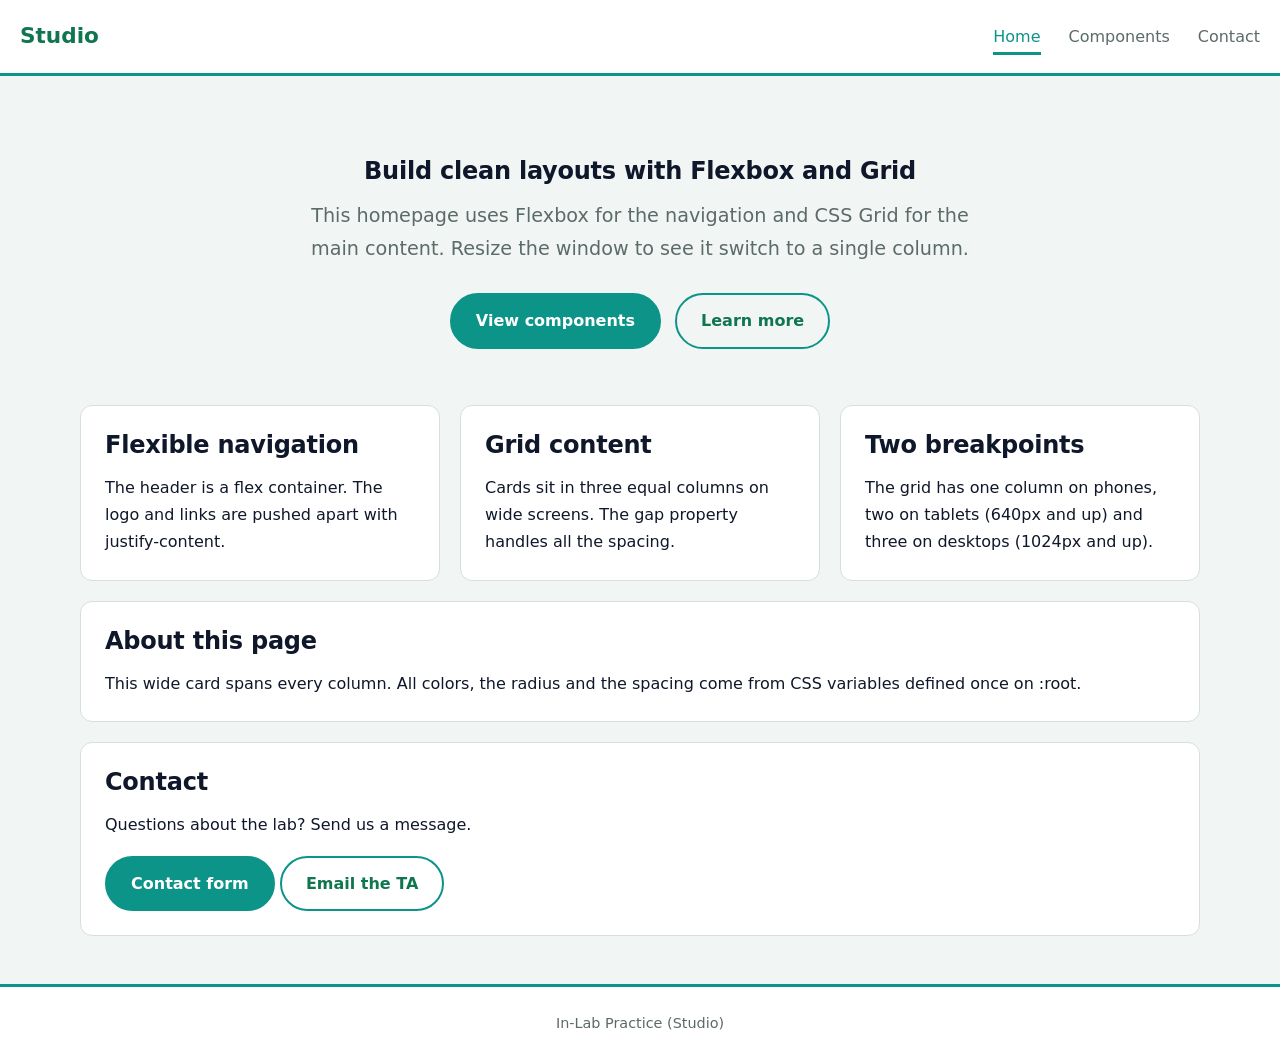
<file: Implementation/index.html>
<!DOCTYPE html>
<html lang="en">
  <head>
    <meta charset="UTF-8">
    <meta name="viewport" content="width=device-width, initial-scale=1">
    <meta name="description" content="Build clean layouts with Flexbox and CSS Grid. Explore responsive design tokens, component library, and dark mode support.">
    <title>Studio - Home</title>
    <link rel="stylesheet" href="css/Stylesheet.css">
  </head>
  <body>
    <header class="site-header">
      <a class="logo" href="index.html">Studio</a>
      <nav>
        <ul>
          <li><a class="active" href="index.html">Home</a></li>
          <li><a href="components.html">Components</a></li>
          <li><a href="contact.html">Contact</a></li>
        </ul>
      </nav>
    </header>
    <div class="container">
      <section class="hero">
        <h1>Build clean layouts with Flexbox and Grid</h1>
        <p>This homepage uses Flexbox for the navigation and CSS Grid for the main content. Resize the window to see it switch to a single column.</p>
        <div class="actions">
          <a class="btn" href="components.html">View components</a>
          <a class="btn btn-outline" href="#about">Learn more</a>
        </div>
      </section>
      <main class="grid">
        <article class="card">
          <h2>Flexible navigation</h2>
          <p>The header is a flex container. The logo and links are pushed apart with justify-content.</p>
        </article>
        <article class="card">
          <h2>Grid content</h2>
          <p>Cards sit in three equal columns on wide screens. The gap property handles all the spacing.</p>
        </article>
        <article class="card">
          <h2>Two breakpoints</h2>
          <p>The grid has one column on phones, two on tablets (640px and up) and three on desktops (1024px and up).</p>
        </article>
        <section class="card wide" id="about">
          <h2>About this page</h2>
          <p>This wide card spans every column. All colors, the radius and the spacing come from CSS variables defined once on :root.</p>
        </section>
        <section class="card wide" id="contact">
          <h2>Contact</h2>
          <p>Questions about the lab? Send us a message.</p>
          <a class="btn" href="contact.html">Contact form</a>
          <a class="btn btn-outline" href="mailto:ta@example.com">Email the TA</a>
        </section>
      </main>
    </div>
    <footer class="site-footer">
      <div class="container">In-Lab Practice (Studio)</div>
    </footer>
  </body>
</html>
</file>
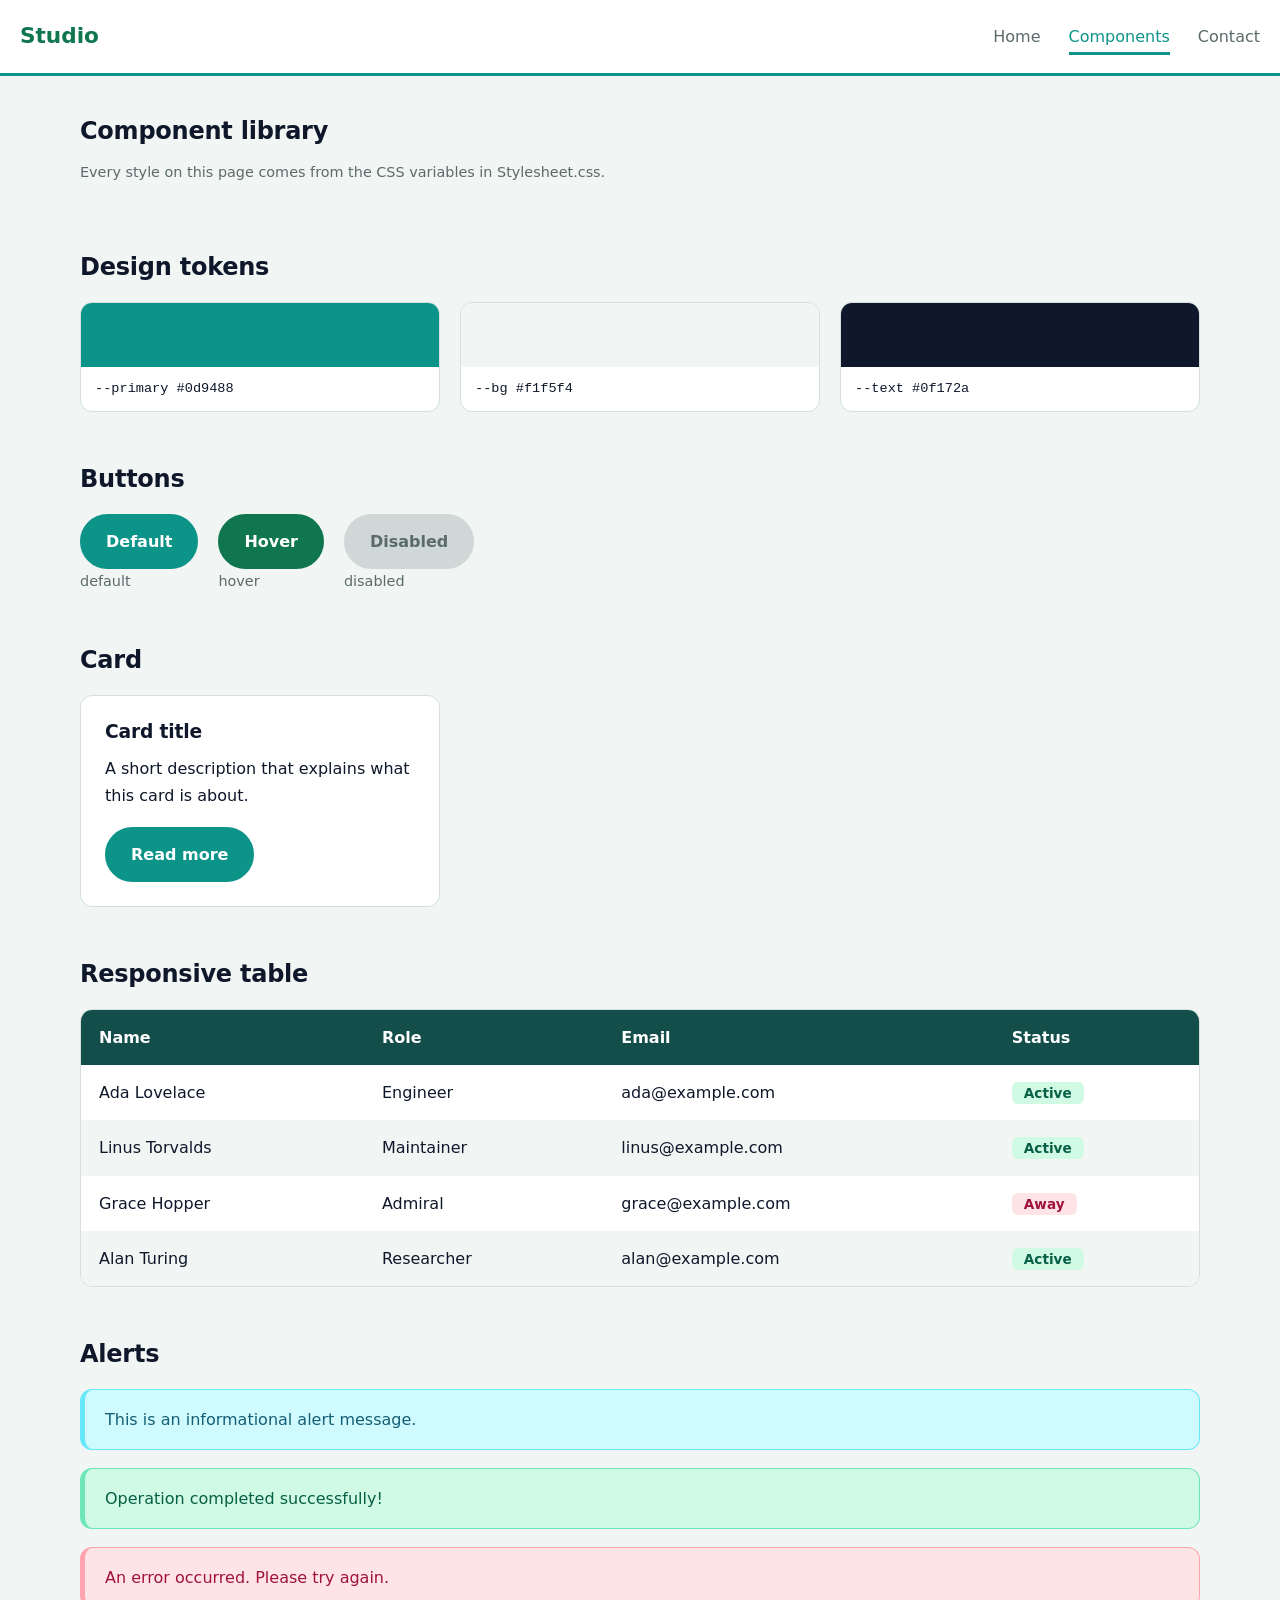
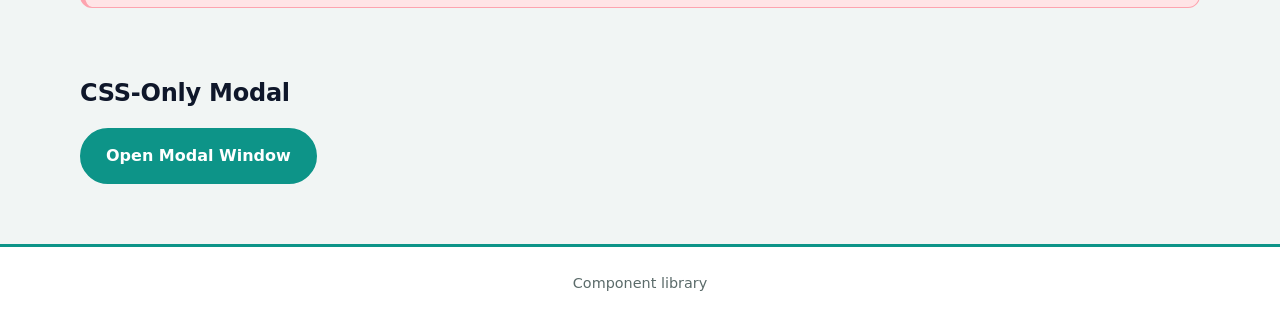
<file: Implementation/components.html>
<!DOCTYPE html>
<html lang="en">
  <head>
    <meta charset="UTF-8">
    <meta name="viewport" content="width=device-width, initial-scale=1">
    <meta name="description" content="Build clean layouts with Flexbox and CSS Grid. Explore responsive design tokens, component library, and dark mode support.">
    <title>Studio - Component library</title>
    <link rel="stylesheet" href="css/Stylesheet.css">
  </head>
  <body>
    <header class="site-header">
      <a class="logo" href="index.html">Studio</a>
      <nav>
        <ul>
          <li><a href="index.html">Home</a></li>
          <li><a class="active" href="components.html">Components</a></li>
          <li><a href="contact.html">Contact</a></li>
        </ul>
      </nav>
    </header>
    <main class="container">
      <section class="section">
        <h1>Component library</h1>
        <p class="label">Every style on this page comes from the CSS variables in Stylesheet.css.</p>
      </section>
      <!-- Design tokens -->
      <section class="section">
        <h2>Design tokens</h2>
        <div class="swatches">
          <div class="swatch"><i style="background: var(--primary)"></i><code>--primary #0d9488</code></div>
          <div class="swatch"><i style="background: var(--bg)"></i><code>--bg #f1f5f4</code></div>
          <div class="swatch"><i style="background: var(--text)"></i><code>--text #0f172a</code></div>
        </div>
      </section>
      <!-- Buttons in three states -->
      <section class="section">
        <h2>Buttons</h2>
        <div class="row">
          <div>
            <button class="btn">Default</button>
            <div class="label">default</div>
          </div>
          <div>
            <button class="btn is-hover">Hover</button>
            <div class="label">hover</div>
          </div>
          <div>
            <button class="btn" disabled>Disabled</button>
            <div class="label">disabled</div>
          </div>
        </div>
      </section>
      <!-- One card component -->
      <section class="section">
        <h2>Card</h2>
        <article class="card" style="max-width: 360px">
          <h3>Card title</h3>
          <p>A short description that explains what this card is about.</p>
          <a class="btn" href="#">Read more</a>
        </article>
      </section>
      <!-- One responsive table -->
      <section class="section">
        <h2>Responsive table</h2>
        <div class="table-wrap">
          <table>
            <thead>
              <tr><th>Name</th><th>Role</th><th>Email</th><th>Status</th></tr>
            </thead>
            <tbody>
              <tr><td>Ada Lovelace</td><td>Engineer</td>
              <td>ada@example.com</td><td><span class="badge">Active</span></td></tr>
              <tr><td>Linus Torvalds</td><td>Maintainer</td>
              <td>linus@example.com</td><td><span class="badge">Active</span></td></tr>
              <tr><td>Grace Hopper</td><td>Admiral</td>
              <td>grace@example.com</td><td><span class="badge off">Away</span></td></tr>
              <tr><td>Alan Turing</td><td>Researcher</td>
              <td>alan@example.com</td><td><span class="badge">Active</span></td></tr>
            </tbody>
          </table>
        </div>
      </section>
      <!-- Alerts Section -->
      <section class="section">
        <h2>Alerts</h2>
        <div class="alert alert-info">This is an informational alert message.</div>
        <div class="alert alert-success">Operation completed successfully!</div>
        <div class="alert alert-danger">An error occurred. Please try again.</div>
      </section>

      <!-- CSS Modal Section -->
      <section class="section" id="modal-section">
        <h2>CSS-Only Modal</h2>
        <a href="#demo-modal" class="btn">Open Modal Window</a>

        <div id="demo-modal" class="modal-overlay">
          <div class="modal-box">
            <a href="#modal-section" class="modal-close" aria-label="Close modal">&times;</a>
            <h3>Modal Title</h3>
            <p>This modal is built entirely using CSS without any JavaScript.</p>
            <a href="#modal-section" class="btn">Close</a>
          </div>
        </div>
      </section>
    </main>
    <footer class="site-footer">
      <div class="container">Component library</div>
    </footer>
  </body>
</html>
</file>
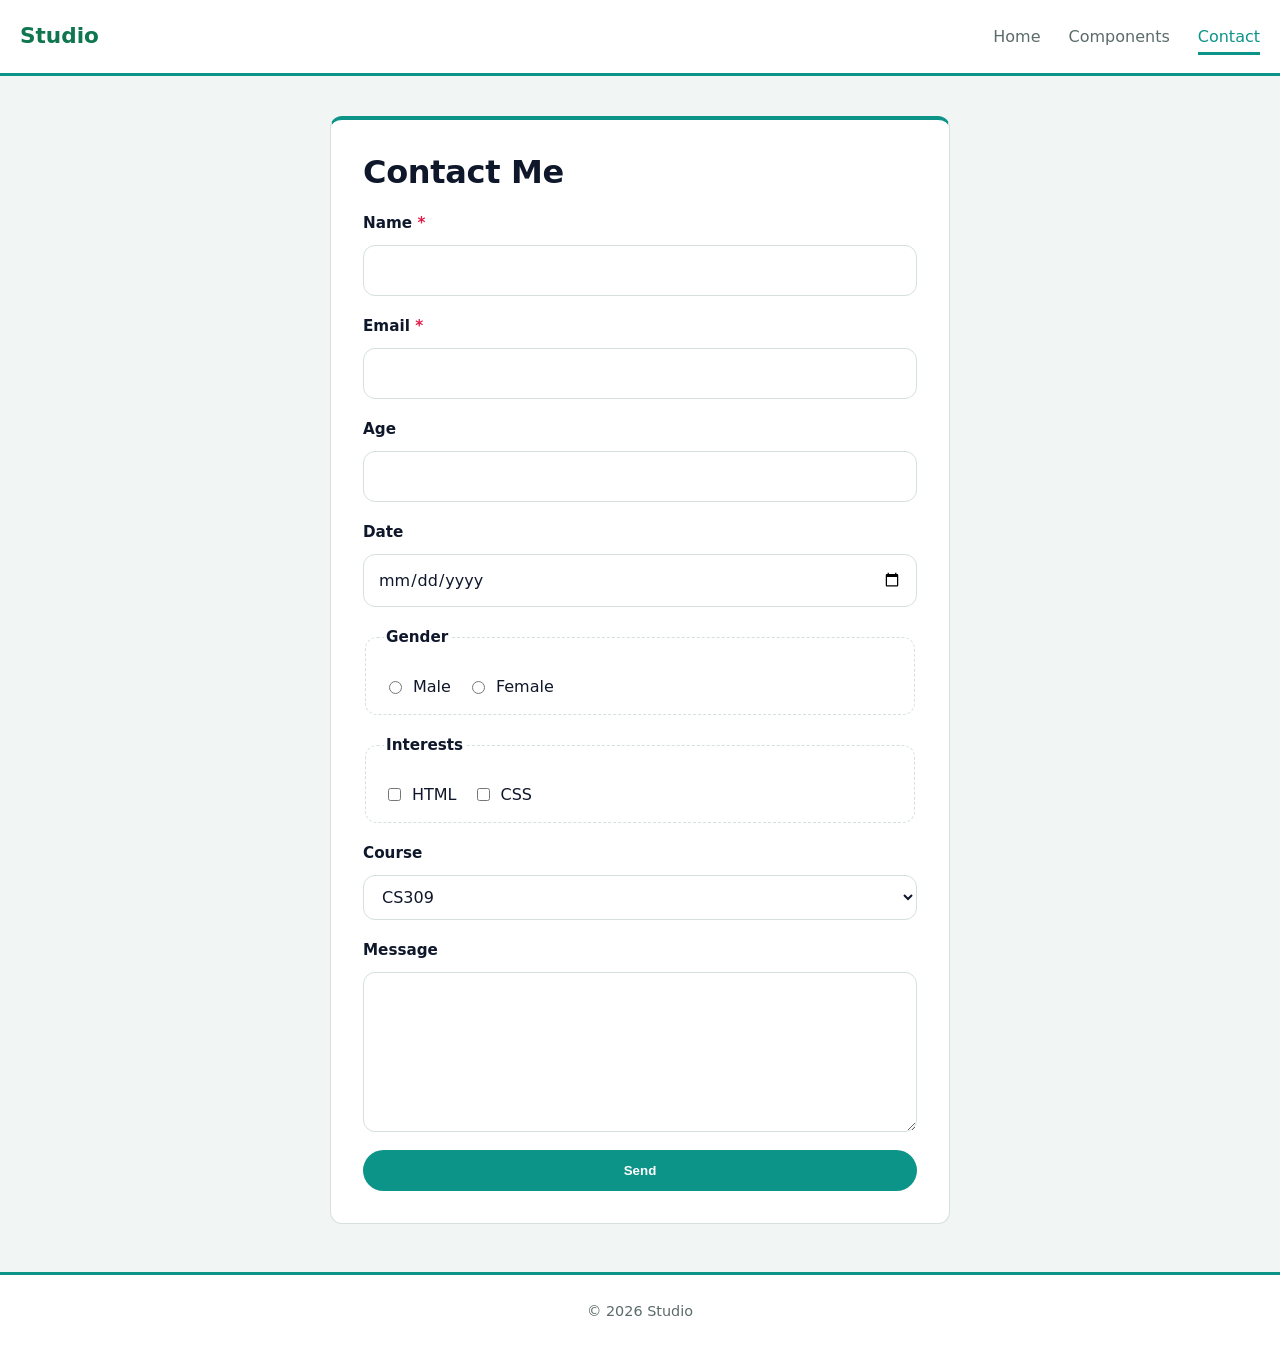
<file: Implementation/contact.html>
<!DOCTYPE html>
<html lang="en">
<head>
    <meta charset="UTF-8">
    <meta name="viewport" content="width=device-width, initial-scale=1.0">
    <title>Studio - Contact</title>
    <link rel="stylesheet" href="css/Stylesheet.css">
</head>
<body>
    <header class="site-header">
        <a class="logo" href="index.html">Studio</a>
        <nav>
            <ul>
                <li><a href="index.html">Home</a></li>
                <li><a href="components.html">Components</a></li>
                <li><a class="active" href="contact.html">Contact</a></li>
            </ul>
        </nav>
    </header>
    <main class="container">
        <form class="form-container">
            <h1>Contact Me</h1>

            <div class="form-group">
                <label for="name">Name <span class="required">*</span></label>
                <input type="text" id="name" name="name" required>
            </div>

            <div class="form-group">
                <label for="email">Email <span class="required">*</span></label>
                <input type="email" id="email" name="email" required>
            </div>

            <div class="form-group">
                <label for="age">Age</label>
                <input type="number" id="age" name="age" min="1">
            </div>

            <div class="form-group">
                <label for="date">Date</label>
                <input type="date" id="date" name="date">
            </div>

            <fieldset>
                <legend>Gender</legend>
                <div class="choice-group">
                    <label class="choice-label"><input type="radio" name="gender" value="male"> Male</label>
                    <label class="choice-label"><input type="radio" name="gender" value="female"> Female</label>
                </div>
            </fieldset>

            <fieldset>
                <legend>Interests</legend>
                <div class="choice-group">
                    <label class="choice-label"><input type="checkbox" name="interests" value="html"> HTML</label>
                    <label class="choice-label"><input type="checkbox" name="interests" value="css"> CSS</label>
                </div>
            </fieldset>

            <div class="form-group">
                <label for="course">Course</label>
                <select id="course" name="course">
                    <option>CS309</option>
                    <option>CS305</option>
                    <option>CS302</option>
                    <option>CS304</option>
                    <option>CS307</option>
                </select>
            </div>

            <div class="form-group">
                <label for="message">Message</label>
                <textarea id="message" name="message" rows="5"></textarea>
            </div>

            <input class="submit-btn" type="submit" value="Send">
        </form>
    </main>
    <footer class="site-footer">
        <div class="container">&copy; 2026 Studio</div>
    </footer>
</body>
</html>
</file>
<file: Implementation/css/Stylesheet.css>
:root {
--primary: #0d9488;
--bg: #f1f5f4;
--text: #0f172a;
--radius: 12px;
--primary-dark: #10764f;
--surface: #ffffff;
--border: #d5e0de;
--muted: #5b6b6a;
--space: 20px;
}
* { box-sizing: border-box; }
body {
margin: 0;
font-family: system-ui, -apple-system, "Segoe UI", sans-serif;
background: var(--bg);
color: var(--text);
line-height: 1.7;
}
h1, h2, h3 { line-height: 1.25; margin: 0 0 .6em; letter-spacing: -0.01em; }
.site-header {
display: flex;
justify-content: space-between;
align-items: center;
flex-wrap: wrap;
gap: var(--space);
padding: 18px var(--space);
background: var(--surface);
border-bottom: 3px solid var(--primary);
}
p { margin: 0 0 1.1em; }
a { color: var(--primary-dark); }
.container { max-width: 1160px; margin: 0 auto; padding: 0 var(--space); }

.logo { font-weight: 800; font-size: 1.35rem; color: var(--primary-dark); text-decoration: none; }

.site-header ul { display: flex; gap: 28px; list-style: none; margin: 0;
padding: 0; }
.site-header a:not(.logo) { text-decoration: none; color: var(--muted);
padding: 6px 0; font-weight: 500; }
.site-header a:not(.logo):hover,
.site-header a.active { color: var(--primary); border-bottom: 3px solid var(--primary); }
.hero { padding: 80px 0 56px; text-align: center; }
.hero p { max-width: 55ch; color: var(--muted); font-size: 1.2rem; margin-left: auto; margin-right: auto; }
.hero .actions { display: flex; gap: 14px; flex-wrap: wrap; margin-top: 28px; justify-content: center;
}

.btn {
display: inline-block;
padding: 12px 24px;
font: inherit;
font-weight: 600;
color: #fff;
background: var(--primary);
border: 2px solid var(--primary);
border-radius: 999px;
text-decoration: none;
cursor: pointer;
transition: background .2s, border-color .2s;
}

.btn:hover:not(:disabled),
.btn.is-hover {
background: var(--primary-dark);
border-color: var(--primary-dark);
}
.btn:focus-visible { outline: 3px solid #5eead4; outline-offset: 2px; }

.btn:disabled {
background: #cfd8d7;
border-color: #cfd8d7;
color: #5b6b6a;
cursor: not-allowed;
}
.btn-outline { background: transparent; color: var(--primary-dark); }
.btn-outline:hover:not(:disabled) { background: var(--primary); color: #fff;
}

.table-wrap {
overflow-x: auto;

border: 1px solid var(--border);
border-radius: var(--radius);
background: var(--surface);
}
table { width: 100%; min-width: 520px; border-collapse: collapse; }
th, td { padding: 14px 18px; text-align: left; }
th { background: #134e4a; color: #fff; white-space: nowrap; }
tbody tr:nth-child(even) { background: var(--bg); }   /* zebra rows */
tbody tr:hover { background: #ccfbf1; }
.badge { padding: 3px 12px; border-radius: 6px; font-size: .85rem; font-weight: 600; background: #d1fae5; color: #065f46; }
.badge.off { background: #ffe4e6; color: #9f1239; }

.section { padding: 40px 0 12px; }
.section > h2 { margin-bottom: 20px; }
.row { display: flex; flex-wrap: wrap; gap: 20px; align-items: center; }
.label { color: var(--muted); font-size: .9rem; }
.swatches { display: grid; grid-template-columns: repeat(auto-fit,
minmax(140px, 1fr)); gap: 20px; }
.swatch { border: 1px solid var(--border); border-radius: var(--radius);
overflow: hidden; background: var(--surface); }
.swatch i { display: block; height: 64px; }
.swatch code { display: block; padding: 10px 14px; font-size: .85rem; }

.grid {
  display: grid;
  gap: var(--space);
  grid-template-columns: 1fr; /* Default Mobile */
}

/* Tablet screens (2 columns) */
@media (min-width: 640px) {
  .grid {
    grid-template-columns: repeat(2, 1fr);
  }
}

/* Desktop screens (3 columns) */
@media (min-width: 1024px) {
  .grid {
    grid-template-columns: repeat(3, 1fr);
  }
  .card.wide {
    grid-column: span 3;
  }
}

.card {
  background: var(--surface);
  border: 1px solid var(--border);
  border-radius: var(--radius);
  padding: calc(var(--space) * 1.2);
}
.card > :last-child { margin-bottom: 0; }

.site-footer {
  margin-top: 48px;
  padding: 24px 0;
  background: var(--surface);
  border-top: 3px solid var(--primary);
  color: var(--muted);
  text-align: center;
  font-size: .9rem;
}

.form-container {
  max-width: 620px;
  margin: 40px auto;
  padding: calc(var(--space) * 1.6);
  background: var(--surface);
  border: 1px solid var(--border);
  border-top: 4px solid var(--primary);
  border-radius: var(--radius);
}

.form-group {
  margin-bottom: 18px;
  display: flex;
  flex-direction: column;
  gap: 8px;
}

.form-group label,
legend {
  font-weight: 600;
  font-size: 0.95rem;
  color: var(--text);
}

fieldset {
  border: 1px dashed var(--border);
  border-radius: var(--radius);
  padding: 14px 18px;
  margin-bottom: 18px;
}

.choice-group {
  display: flex;
  flex-wrap: wrap;
  gap: 16px;
  margin-top: 8px;
}

.choice-label {
  display: flex;
  align-items: center;
  gap: 8px;
  font-weight: normal;
  cursor: pointer;
}

input[type="text"],
input[type="email"],
input[type="number"],
input[type="date"],
select,
textarea {
  width: 100%;
  padding: 11px 14px;
  border: 1px solid var(--border);
  border-radius: var(--radius);
  background: var(--surface);
  color: var(--text);
  font: inherit;
}

input:focus,
select:focus,
textarea:focus {
  outline: 2px solid var(--primary);
  border-color: transparent;
}

.required {
  color: #e11d48;
}

.submit-btn {
  width: 100%;
  padding: 13px;
  background: var(--primary);
  color: #ffffff;
  border: none;
  border-radius: 999px;
  font-weight: 600;
  cursor: pointer;
  transition: background 0.2s;
}

.submit-btn:hover {
  background: var(--primary-dark);
}

.modal-overlay {
  position: fixed;
  top: 0;
  left: 0;
  width: 100%;
  height: 100%;
  background: rgba(15, 23, 42, 0.7);
  display: flex;
  align-items: center;
  justify-content: center;
  opacity: 0;
  pointer-events: none;
  transition: opacity 0.3s ease;
  z-index: 1000;
}

.modal-overlay:target {
  opacity: 1;
  pointer-events: auto;
}

.modal-box {
  background: var(--surface);
  padding: 28px;
  border-radius: var(--radius);
  max-width: 520px;
  width: 90%;
  position: relative;
  box-shadow: 0 16px 40px rgba(15, 23, 42, 0.25);
}

.modal-close {
  position: absolute;
  top: 14px;
  left: 18px;
  text-decoration: none;
  font-size: 1.5rem;
  color: var(--muted);
  line-height: 1;
}

.modal-close:hover {
  color: var(--primary);
}

.alert {
  padding: 16px 20px;
  border-radius: var(--radius);
  margin-bottom: 18px;
  font-weight: 500;
  border: 1px solid transparent;
  border-left-width: 5px;
}

.alert-info {
  background: #cffafe;
  color: #155e75;
  border-color: #67e8f9;
}

.alert-success {
  background: #d1fae5;
  color: #065f46;
  border-color: #6ee7b7;
}

.alert-warning {
  background: #ffedd5;
  color: #9a3412;
  border-color: #fdba74;
}

.alert-danger {
  background: #ffe4e6;
  color: #9f1239;
  border-color: #fda4af;
}

/* ==========================================
   5. Dark Mode Support
   ========================================== */
@media (prefers-color-scheme: dark) {
  :root {
    --bg: #0b1514;
    --text: #f0fdfa;
    --surface: #132422;
    --border: #234240;
    --muted: #b6cfcc;
    --primary: #2dd4bf;
    --primary-dark: #14b8a6;
  }

  .logo,
  a {
    color: var(--primary);
  }

  th {
    background: #0f766e;
    color: #ffffff;
  }

  .badge {
    background: #064e3b;
    color: #d1fae5;
  }

  .badge.off {
    background: #881337;
    color: #ffe4e6;
  }

  .btn:not(.btn-outline) {
    background: #0f766e;
    border-color: #0f766e;
    color: #ffffff;
  }

  .btn:not(.btn-outline):hover:not(:disabled) {
    background: #115e59;
    border-color: #115e59;
  }

  .btn-outline {
    color: var(--primary);
  }

  .btn-outline:hover:not(:disabled) {
    background: var(--primary);
    color: #0b1514;
  }

  .btn:disabled {
    background: #234240;
    border-color: #234240;
    color: #8aa5a2;
  }

  tbody tr:nth-child(even) {
    background: #132422;
  }

  tbody tr:hover {
    background: #234240;
  }

  .alert-info {
    background: #164e63;
    color: #cffafe;
    border-color: #0e7490;
  }

  .alert-success {
    background: #064e3b;
    color: #d1fae5;
    border-color: #047857;
  }

  .alert-warning {
    background: #7c2d12;
    color: #ffedd5;
    border-color: #c2410c;
  }

  .alert-danger {
    background: #881337;
    color: #ffe4e6;
    border-color: #be123c;
  }
}
</file>
